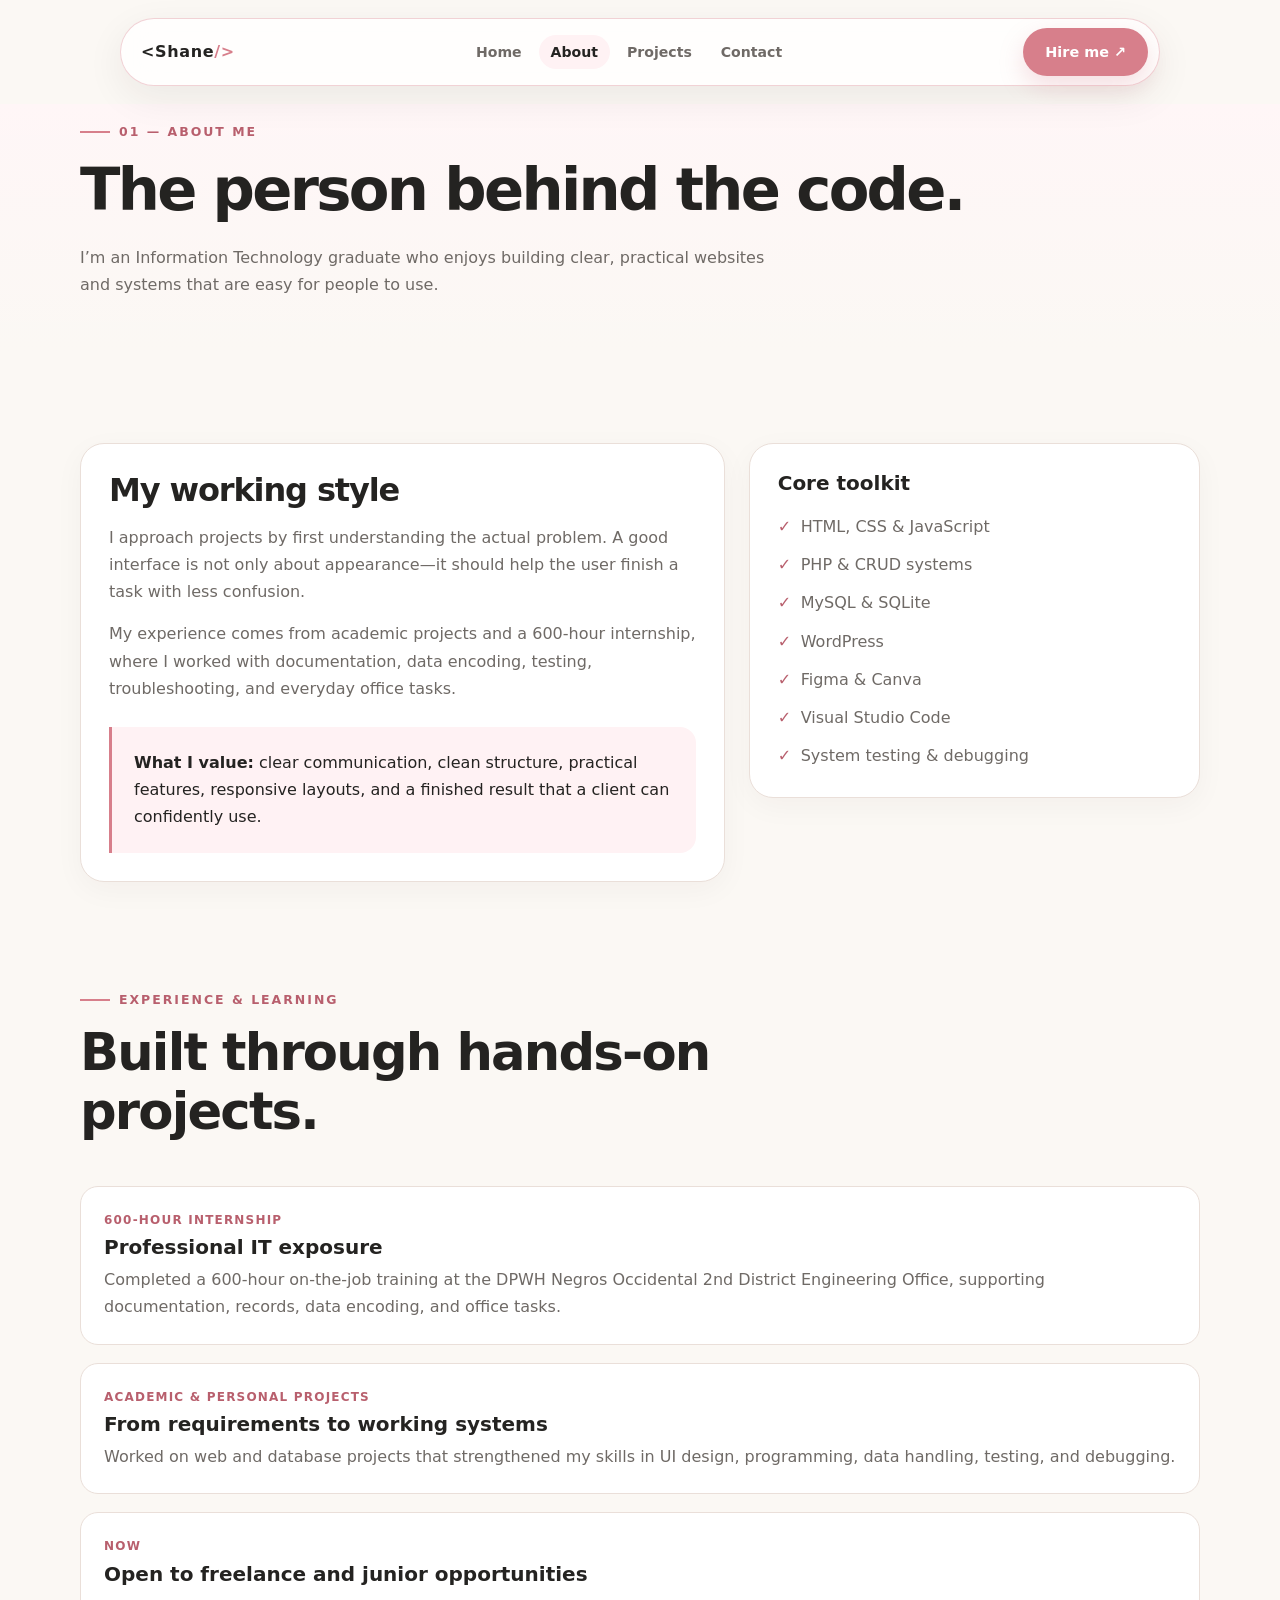
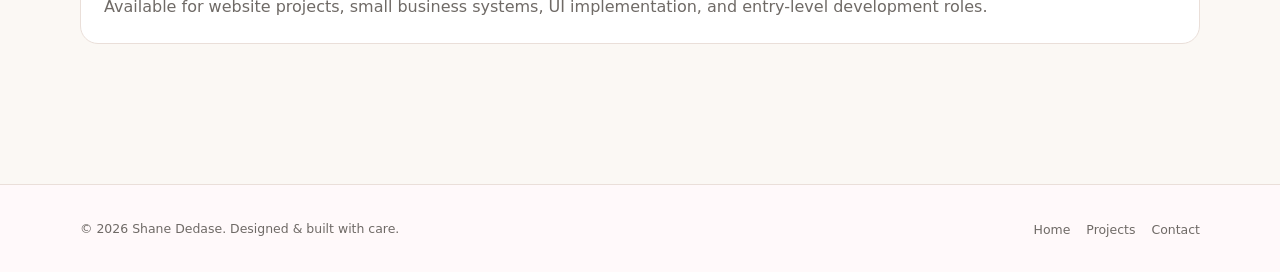
<file: about.html>
<!doctype html>
<html lang="en"><head><meta charset="utf-8"><meta name="viewport" content="width=device-width, initial-scale=1"><meta name="description" content="About Shane Dedase — IT graduate, UI/UX designer, front-end and systems developer."><title>About | Shane Dedase</title><link rel="stylesheet" href="style.css"></head>
<body>
<header class="site-header"><nav class="navbar" aria-label="Primary navigation"><a class="brand" href="index.html">&lt;Shane<span>/&gt;</span></a><ul class="nav-links"><li><a href="index.html">Home</a></li><li><a href="about.html">About</a></li><li><a href="projects.html">Projects</a></li><li><a href="contact.html">Contact</a></li></ul><a class="btn btn-primary nav-cta" href="contact.html">Hire me ↗</a><button class="menu-toggle" aria-label="Open navigation" aria-expanded="false"><span></span><span></span><span></span></button></nav></header>
<main class="page">
<section class="page-hero"><div class="container reveal"><div class="eyebrow">01 — About me</div><h1>The person behind the code.</h1><p>I’m an Information Technology graduate who enjoys building clear, practical websites and systems that are easy for people to use.</p></div></section>
<section class="section"><div class="container detail-grid">
  <article class="card card-pad reveal"><h2 style="font-size:2rem">My working style</h2><p style="margin-top:15px">I approach projects by first understanding the actual problem. A good interface is not only about appearance—it should help the user finish a task with less confusion.</p><p style="margin-top:15px">My experience comes from academic projects and a 600-hour internship, where I worked with documentation, data encoding, testing, troubleshooting, and everyday office tasks.</p><div class="about-highlight" style="margin-top:25px"><strong>What I value:</strong> clear communication, clean structure, practical features, responsive layouts, and a finished result that a client can confidently use.</div></article>
  <aside class="card card-pad reveal"><h3>Core toolkit</h3><ul class="list"><li>HTML, CSS & JavaScript</li><li>PHP & CRUD systems</li><li>MySQL & SQLite</li><li>WordPress</li><li>Figma & Canva</li><li>Visual Studio Code</li><li>System testing & debugging</li></ul></aside>
</div></section>
<section class="section" style="padding-top:10px"><div class="container"><div class="section-head reveal"><div class="eyebrow">Experience & learning</div><h2>Built through hands-on projects.</h2></div><div class="timeline"><article class="timeline-item reveal"><div class="date">600-hour internship</div><h3>Professional IT exposure</h3><p>Completed a 600-hour on-the-job training at the DPWH Negros Occidental 2nd District Engineering Office, supporting documentation, records, data encoding, and office tasks.</p></article><article class="timeline-item reveal"><div class="date">Academic & personal projects</div><h3>From requirements to working systems</h3><p>Worked on web and database projects that strengthened my skills in UI design, programming, data handling, testing, and debugging.</p></article><article class="timeline-item reveal"><div class="date">Now</div><h3>Open to freelance and junior opportunities</h3><p>Available for website projects, small business systems, UI implementation, and entry-level development roles.</p></article></div></div></section>
</main>
<footer class="site-footer"><div class="container footer-row"><p>© <span data-year></span> Shane Dedase. Designed & built with care.</p><ul class="footer-links"><li><a href="index.html">Home</a></li><li><a href="projects.html">Projects</a></li><li><a href="contact.html">Contact</a></li></ul></div></footer><script src="script.js"></script></body></html>
</file>
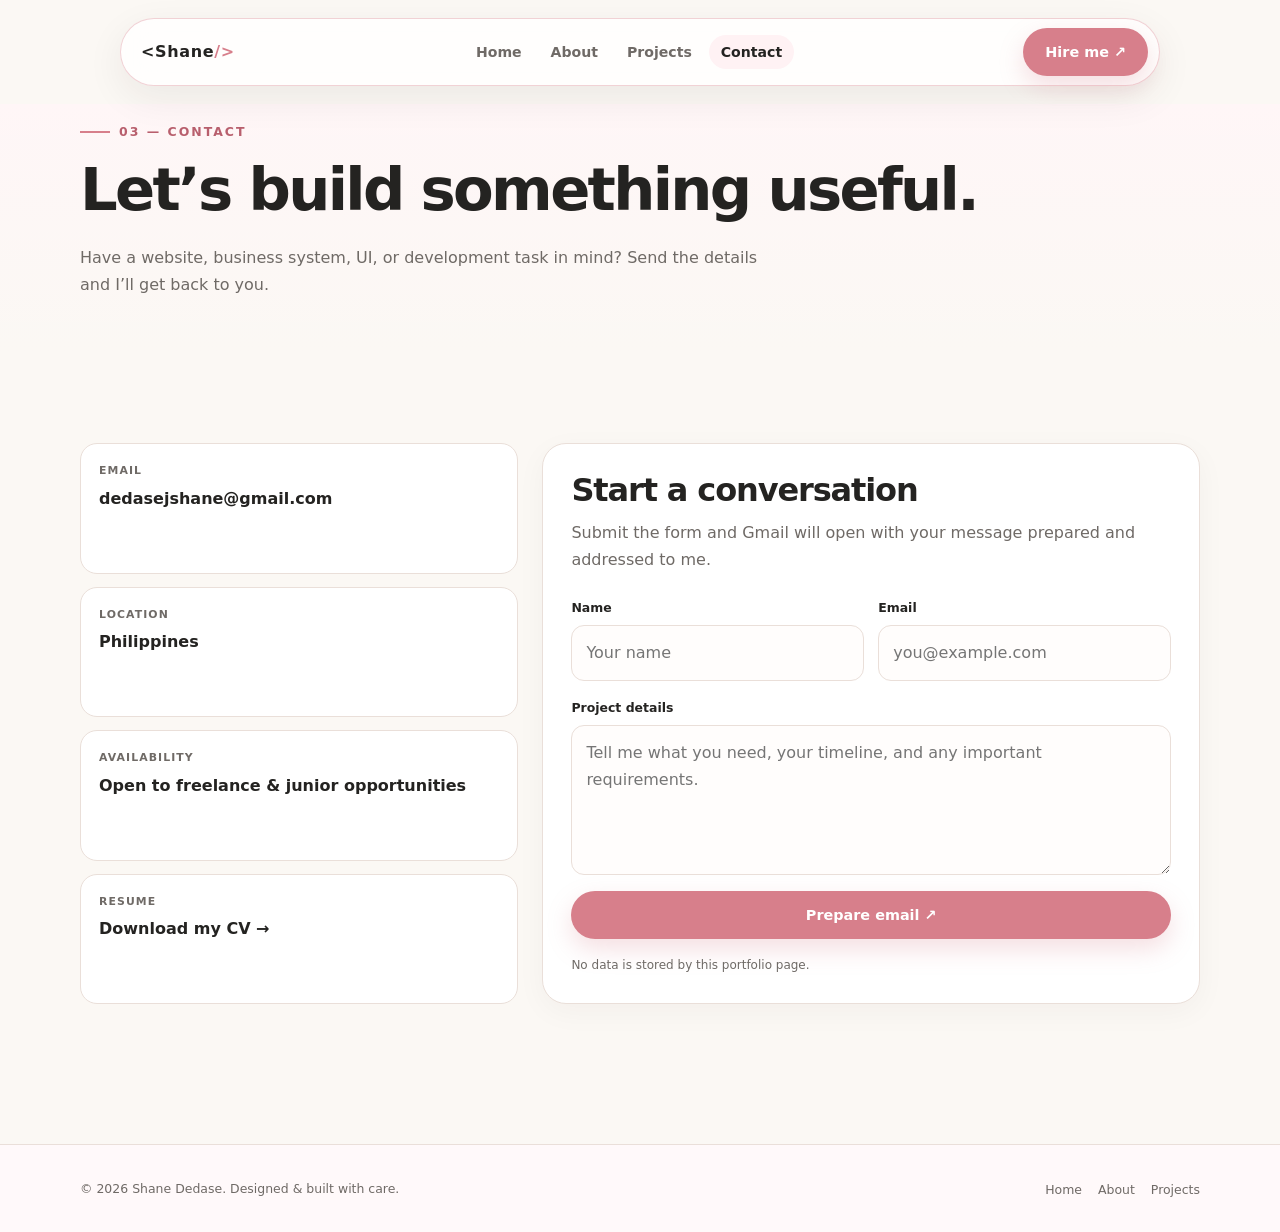
<file: contact.html>
<!doctype html>
<html lang="en"><head><meta charset="utf-8"><meta name="viewport" content="width=device-width, initial-scale=1"><meta name="description" content="Contact Shane Dedase for website, UI/UX, and system development projects."><title>Contact | Shane Dedase</title><link rel="stylesheet" href="style.css"></head>
<body>
<header class="site-header"><nav class="navbar" aria-label="Primary navigation"><a class="brand" href="index.html">&lt;Shane<span>/&gt;</span></a><ul class="nav-links"><li><a href="index.html">Home</a></li><li><a href="about.html">About</a></li><li><a href="projects.html">Projects</a></li><li><a href="contact.html">Contact</a></li></ul><a class="btn btn-primary nav-cta" href="contact.html">Hire me ↗</a><button class="menu-toggle" aria-label="Open navigation" aria-expanded="false"><span></span><span></span><span></span></button></nav></header>
<main class="page"><section class="page-hero"><div class="container reveal"><div class="eyebrow">03 — Contact</div><h1>Let’s build something useful.</h1><p>Have a website, business system, UI, or development task in mind? Send the details and I’ll get back to you.</p></div></section>
<section class="section"><div class="container contact-layout"><div class="contact-info reveal"><a class="contact-link" href="mailto:dedasejshane@gmail.com"><small>Email</small><strong>dedasejshane@gmail.com</strong></a><div class="contact-link"><small>Location</small><strong>Philippines</strong></div><div class="contact-link"><small>Availability</small><strong>Open to freelance & junior opportunities</strong></div><a class="contact-link" href="CV - DEDASE.pdf" download><small>Resume</small><strong>Download my CV →</strong></a></div>
<div class="card card-pad reveal"><h2 style="font-size:2rem">Start a conversation</h2><p style="margin:10px 0 24px">Submit the form and Gmail will open with your message prepared and addressed to me.</p><form id="contact-form" class="form"><div class="form-row"><div class="field"><label for="name">Name</label><input id="name" name="name" required autocomplete="name" placeholder="Your name"></div><div class="field"><label for="email">Email</label><input id="email" name="email" type="email" required autocomplete="email" placeholder="you@example.com"></div></div><div class="field"><label for="message">Project details</label><textarea id="message" name="message" required placeholder="Tell me what you need, your timeline, and any important requirements."></textarea></div><button class="btn btn-primary" type="submit">Prepare email ↗</button><p class="form-note">No data is stored by this portfolio page.</p></form></div></div></section>
</main><footer class="site-footer"><div class="container footer-row"><p>© <span data-year></span> Shane Dedase. Designed & built with care.</p><ul class="footer-links"><li><a href="index.html">Home</a></li><li><a href="about.html">About</a></li><li><a href="projects.html">Projects</a></li></ul></div></footer><script src="script.js"></script></body></html>
</file>
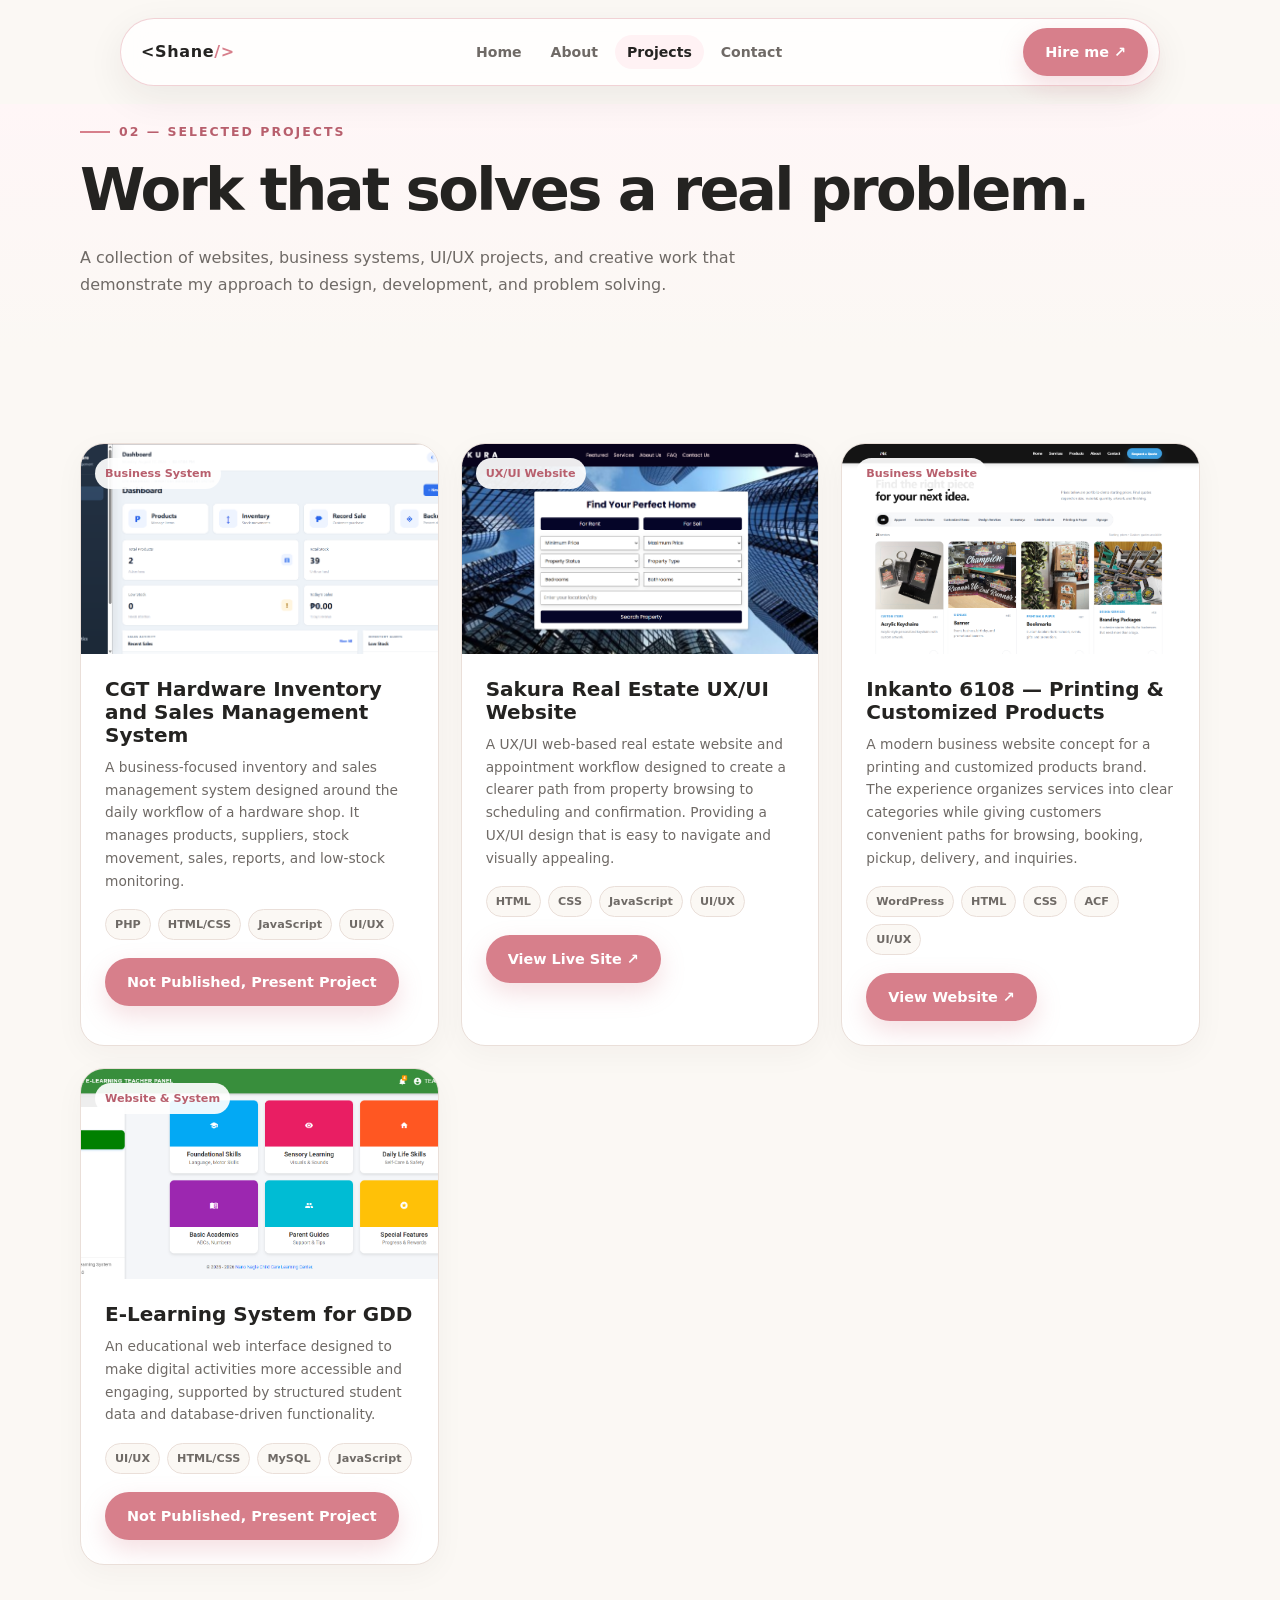
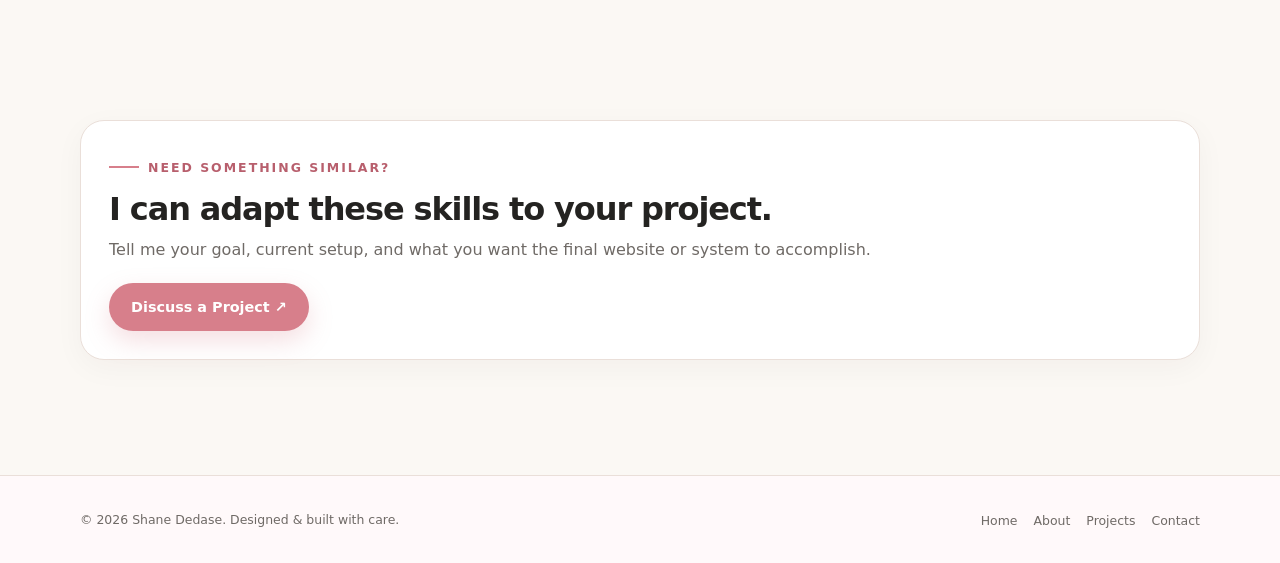
<file: projects.html>
<!doctype html>
<html lang="en">

<head>
    <meta charset="utf-8">
    <meta name="viewport" content="width=device-width, initial-scale=1">

    <meta
        name="description"
        content="Selected projects by Shane Dedase — web development, UI/UX design, business systems, and creative projects."
    >

    <title>Projects | Shane Dedase</title>

    <link rel="stylesheet" href="style.css">
</head>

<body>

<!-- =========================
     HEADER
========================= -->

<header class="site-header">

    <nav class="navbar" aria-label="Primary navigation">

        <a class="brand" href="index.html">
            &lt;Shane<span>/&gt;</span>
        </a>

        <ul class="nav-links">

            <li>
                <a href="index.html">Home</a>
            </li>

            <li>
                <a href="about.html">About</a>
            </li>

            <li>
                <a href="projects.html" class="active">Projects</a>
            </li>

            <li>
                <a href="contact.html">Contact</a>
            </li>

        </ul>

        <a
            class="btn btn-primary nav-cta"
            href="contact.html"
        >
            Hire me ↗
        </a>

        <button
            class="menu-toggle"
            aria-label="Open navigation"
            aria-expanded="false"
            type="button"
        >
            <span></span>
            <span></span>
            <span></span>
        </button>

    </nav>

</header>


<!-- =========================
     MAIN
========================= -->

<main class="page">


    <!-- =========================
         PAGE HERO
    ========================= -->

    <section class="page-hero">

        <div class="container reveal">

            <div class="eyebrow">
                02 — Selected Projects
            </div>

            <h1>
                Work that solves a real problem.
            </h1>

            <p>
                A collection of websites, business systems, UI/UX projects,
                and creative work that demonstrate my approach to design,
                development, and problem solving.
            </p>

        </div>

    </section>



    <!-- =========================
         PROJECTS
    ========================= -->

    <section class="section">

        <div class="container">

            <div class="project-grid">


                <!-- =========================
                     PROJECT 1
                ========================= -->

                <article class="card project-card reveal">

                    <div class="project-visual">

                        <img
                            src="cgt.png"
                            alt="CGT Hardware Inventory and Sales Management System"
                            loading="lazy"
                        >

                        <span class="project-label">
                            Business System
                        </span>

                    </div>


                    <div class="project-body">

                        <h3>
                            CGT Hardware Inventory and Sales Management System
                        </h3>

                        <p>
                            A business-focused inventory and sales management
                            system designed around the daily workflow of a
                            hardware shop. It manages products, suppliers,
                            stock movement, sales, reports, and low-stock
                            monitoring.
                        </p>

                        <div class="tags">

                            <span class="tag">PHP</span>
                    
                            <span class="tag">HTML/CSS</span>
                            <span class="tag">JavaScript</span>
                            <span class="tag">UI/UX</span>

                        </div>

                          <div class="project-links">

                            <a
                                class="btn btn-primary"
                               
                            >
                                Not Published, Present Project
                            </a>

                    </div>

                </article>



                <!-- =========================
                     PROJECT 2
                ========================= -->

                <article class="card project-card reveal">

                    <div class="project-visual">

                        <img
                            src="sakura.png"
                            alt="Sakura Real Estate Website"
                            loading="lazy"
                        >

                        <span class="project-label">
                            UX/UI Website
                        </span>

                    </div>


                    <div class="project-body">

                        <h3>
                            Sakura Real Estate UX/UI Website
                        </h3>

                        <p>
                            A UX/UI web-based real estate website and appointment
                            workflow designed to create a clearer path from
                            property browsing to scheduling and confirmation. Providing a
                            UX/UI design that is easy to navigate and visually appealing.
                
                        </p>

                        <div class="tags">

                            <span class="tag">HTML</span>
                            <span class="tag">CSS</span>
                            <span class="tag">JavaScript</span>
          
                            <span class="tag">UI/UX</span>

                        </div>


                        <div class="project-links">

                            <a
                                class="btn btn-primary"
                                href="https://jshaned018.github.io/Sakura-Real-Estate/main.html"
                                target="_blank"
                                rel="noopener noreferrer"
                            >
                                View Live Site ↗
                            </a>

                        </div>

                    </div>

                </article>



                <!-- =========================
                     PROJECT 3 — INKANTO
                ========================= -->

                <article class="card project-card reveal">

                    <div class="project-visual">

                        <img
                            src="inkanto.png"
                            alt="Inkanto 6108 Printing and Customized Products Website"
                            loading="lazy"
                        >

                        <span class="project-label">
                            Business Website
                        </span>

                    </div>


                    <div class="project-body">

                        <h3>
                            Inkanto 6108 — Printing & Customized Products
                        </h3>

                        <p>
                            A modern business website concept for a printing
                            and customized products brand. The experience
                            organizes services into clear categories while
                            giving customers convenient paths for browsing,
                            booking, pickup, delivery, and inquiries.
                        </p>

                        <div class="tags">

                            <span class="tag">WordPress</span>
                            <span class="tag">HTML</span>
                            <span class="tag">CSS</span>
                            <span class="tag">ACF</span>
                            <span class="tag">UI/UX</span>

                        </div>


                        <div class="project-links">

                            <a
                                class="btn btn-primary"
                                href="http://inkanto-6108.local/"
                                target="_blank"
                                rel="noopener noreferrer"
                            >
                                View Website ↗
                            </a>

                        </div>

                    </div>

                </article>



                <!-- =========================
                     PROJECT 4
                ========================= -->

                <article class="card project-card reveal">

                    <div class="project-visual">

                        <img
                            src="elearning.png"
                            alt="E-Learning System for GDD"
                            loading="lazy"
                        >

                        <span class="project-label">
                            Website & System
                        </span>

                    </div>


                    <div class="project-body">

                        <h3>
                            E-Learning System for GDD
                        </h3>

                        <p>
                            An educational web interface designed to make
                            digital activities more accessible and engaging,
                            supported by structured student data and
                            database-driven functionality.
                        </p>

                        <div class="tags">

                            <span class="tag">UI/UX</span>
                            <span class="tag">HTML/CSS</span>
                            <span class="tag">MySQL</span>
                            <span class="tag">JavaScript</span>

                        </div>

                          <div class="project-links">

                            <a
                                class="btn btn-primary"
                               
                            >
                                Not Published, Present Project
                            </a>

                    </div>


                    </div>

                </article>



            </div>

        </div>

    </section>



    <!-- =========================
         CTA
    ========================= -->

    <section class="section section--tight">

        <div class="container">

            <div class="card card-pad reveal">

                <div class="eyebrow">
                    Need something similar?
                </div>

                <h2 style="font-size: 2rem;">
                    I can adapt these skills to your project.
                </h2>

                <p style="margin-top: 8px;">
                    Tell me your goal, current setup, and what you want
                    the final website or system to accomplish.
                </p>

                <a
                    class="btn btn-primary"
                    style="margin-top: 20px;"
                    href="contact.html"
                >
                    Discuss a Project ↗
                </a>

            </div>

        </div>

    </section>


</main>



<!-- =========================
     FOOTER
========================= -->

<footer class="site-footer">

    <div class="container footer-row">

        <p>
            © <span data-year></span>
            Shane Dedase. Designed & built with care.
        </p>

        <ul class="footer-links">

            <li>
                <a href="index.html">
                    Home
                </a>
            </li>

            <li>
                <a href="about.html">
                    About
                </a>
            </li>

            <li>
                <a href="projects.html">
                    Projects
                </a>
            </li>

            <li>
                <a href="contact.html">
                    Contact
                </a>
            </li>

        </ul>

    </div>

</footer>



<!-- =========================
     JAVASCRIPT
========================= -->

<script src="script.js"></script>

</body>
</html>
</file>
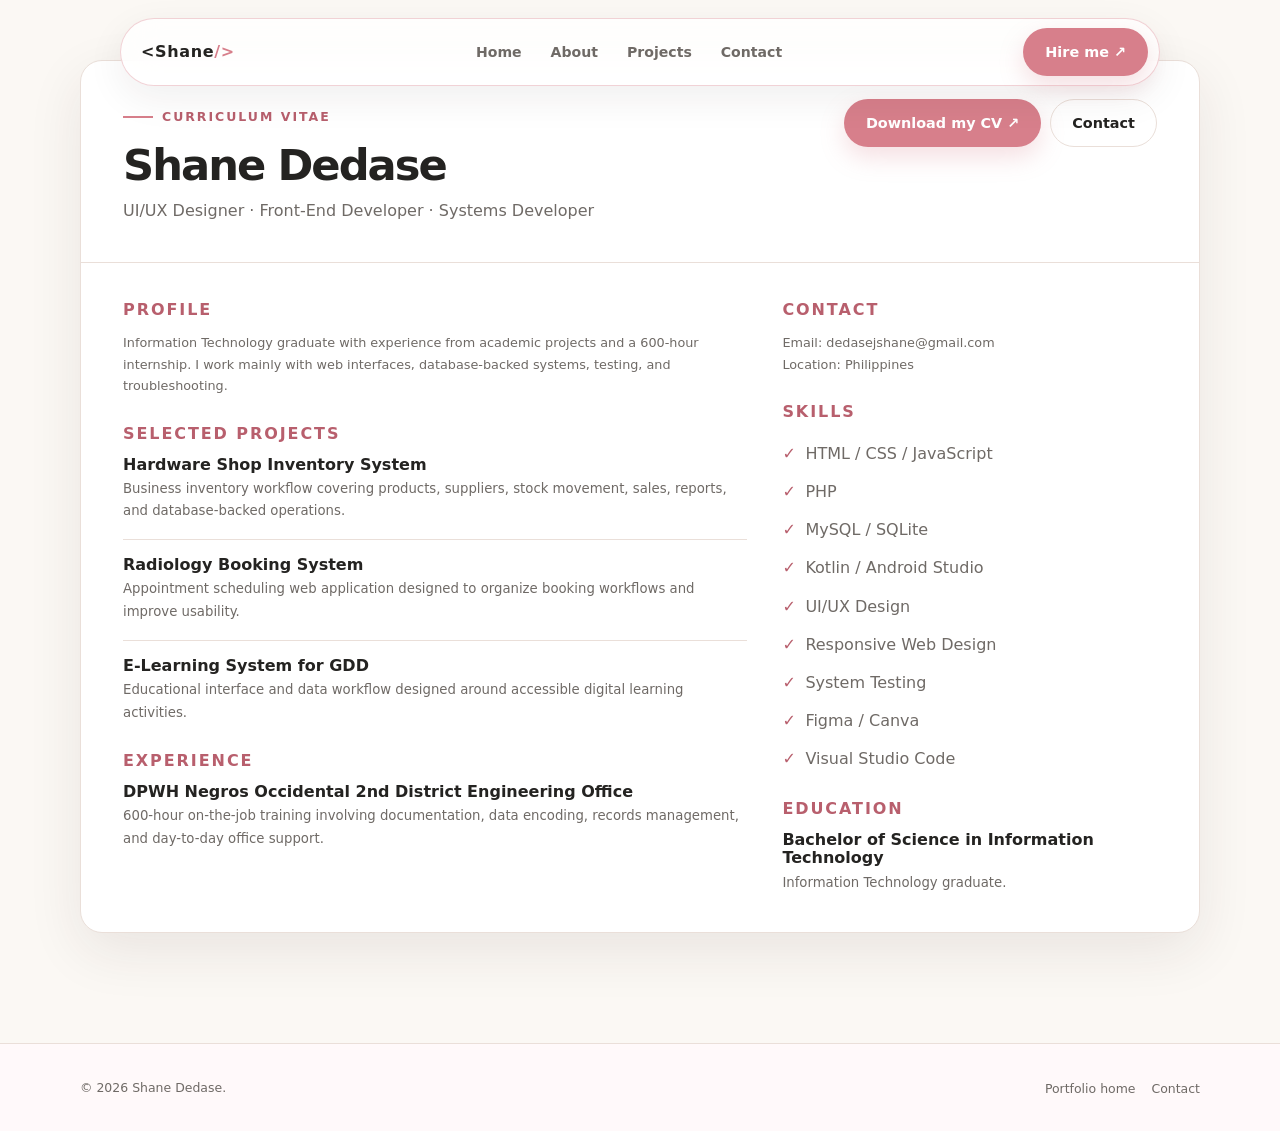
<file: resume.html>
<!doctype html>
<html lang="en"><head><meta charset="utf-8"><meta name="viewport" content="width=device-width, initial-scale=1"><meta name="description" content="Resume of Shane Dedase."><title>CV | Shane Dedase</title><link rel="stylesheet" href="style.css"></head>
<body>
<header class="site-header"><nav class="navbar" aria-label="Primary navigation"><a class="brand" href="index.html">&lt;Shane<span>/&gt;</span></a><ul class="nav-links"><li><a href="index.html">Home</a></li><li><a href="about.html">About</a></li><li><a href="projects.html">Projects</a></li><li><a href="contact.html">Contact</a></li></ul><a class="btn btn-primary nav-cta" href="contact.html">Hire me ↗</a><button class="menu-toggle" aria-label="Open navigation" aria-expanded="false"><span></span><span></span><span></span></button></nav></header>
<main class="page resume"><div class="container"><div class="resume-sheet reveal"><div class="resume-head"><div><div class="eyebrow">Curriculum Vitae</div><h1>Shane Dedase</h1><p>UI/UX Designer · Front-End Developer · Systems Developer</p></div><div class="resume-actions"><a class="btn btn-primary" href="RESUME - DEDASE.pdf" download>Download my CV ↗</a><a class="btn btn-outline" href="contact.html">Contact</a></div></div><div class="resume-body"><div>
<section class="resume-section"><h2>Profile</h2><p class="resume-contact">Information Technology graduate with experience from academic projects and a 600-hour internship. I work mainly with web interfaces, database-backed systems, testing, and troubleshooting.</p></section>
<section class="resume-section"><h2>Selected projects</h2><div class="resume-item"><h3>Hardware Shop Inventory System</h3><p>Business inventory workflow covering products, suppliers, stock movement, sales, reports, and database-backed operations.</p></div><div class="resume-item"><h3>Radiology Booking System</h3><p>Appointment scheduling web application designed to organize booking workflows and improve usability.</p></div><div class="resume-item"><h3>E-Learning System for GDD</h3><p>Educational interface and data workflow designed around accessible digital learning activities.</p></div></section>
<section class="resume-section"><h2>Experience</h2><div class="resume-item"><h3>DPWH Negros Occidental 2nd District Engineering Office</h3><p>600-hour on-the-job training involving documentation, data encoding, records management, and day-to-day office support.</p></div></section>
</div><aside>
<section class="resume-section"><h2>Contact</h2><p class="resume-contact">Email: dedasejshane@gmail.com</p><p class="resume-contact">Location: Philippines</p></section>
<section class="resume-section"><h2>Skills</h2><ul class="list"><li>HTML / CSS / JavaScript</li><li>PHP</li><li>MySQL / SQLite</li><li>Kotlin / Android Studio</li><li>UI/UX Design</li><li>Responsive Web Design</li><li>System Testing</li><li>Figma / Canva</li><li>Visual Studio Code</li></ul></section>
<section class="resume-section"><h2>Education</h2><div class="resume-item"><h3>Bachelor of Science in Information Technology</h3><p>Information Technology graduate.</p></div></section>
</aside></div></div></div></main><footer class="site-footer"><div class="container footer-row"><p>© <span data-year></span> Shane Dedase.</p><ul class="footer-links"><li><a href="index.html">Portfolio home</a></li><li><a href="contact.html">Contact</a></li></ul></div></footer><script src="script.js"></script></body></html>
</file>
<file: style.css>
/* =========================================================
   ROOT / VARIABLES
========================================================= */

:root {
    --bg: #fbf8f4;
    --surface: #ffffff;
    --surface-2: #fff2f4;

    --text: #242321;
    --muted: #6f6a66;

    --line: #eadfd9;

    --accent: #d77f8b;
    --accent-dark: #b85f6d;
    --accent-soft: #f7dfe3;

    --olive: #738064;

    --shadow: 0 18px 55px rgba(54, 38, 34, 0.09);

    --radius: 24px;
    --radius-sm: 14px;

    --max: 1120px;

    --ease: 220ms ease;
}


/* =========================================================
   RESET
========================================================= */

*,
*::before,
*::after {
    box-sizing: border-box;
    margin: 0;
    padding: 0;
}

html {
    scroll-behavior: smooth;
    overflow-x: hidden;
}

body {
    font-family:
        Poppins,
        system-ui,
        -apple-system,
        BlinkMacSystemFont,
        "Segoe UI",
        sans-serif;

    color: var(--text);
    background: var(--bg);

    line-height: 1.7;

    overflow-x: hidden;
}

body.menu-open {
    overflow: hidden;
}

a {
    color: inherit;
}

img {
    max-width: 100%;
    display: block;
}

button,
input,
textarea {
    font: inherit;
}

button {
    cursor: pointer;
}

::selection {
    background: var(--accent-soft);
    color: var(--text);
}


/* =========================================================
   GLOBAL LAYOUT
========================================================= */

.container {
    width: min(92%, var(--max));
    margin-inline: auto;
}

.section {
    padding: 90px 0;
}

.section--tight {
    padding: 65px 0;
}

.page {
    min-height: 100vh;
    padding-top: 104px;
}

.section-head {
    max-width: 760px;
    margin-bottom: 45px;
}

.eyebrow {
    display: inline-flex;
    align-items: center;
    gap: 9px;

    color: var(--accent-dark);

    font-size: 0.78rem;
    font-weight: 800;

    letter-spacing: 0.16em;
    text-transform: uppercase;

    margin-bottom: 13px;
}

.eyebrow::before {
    content: "";

    width: 30px;
    height: 2px;

    background: var(--accent);
}

h1,
h2,
h3,
h4 {
    line-height: 1.15;
}

h1 {
    font-size: clamp(1.8rem, 7vw, 3.7rem);
    letter-spacing: -0.045em;
}

h2 {
    font-size: clamp(2rem, 4vw, 3.35rem);
    letter-spacing: -0.035em;
}

h3 {
    font-size: 1.25rem;
}

p {
    color: var(--muted);
}


/* =========================================================
   HEADER / NAVIGATION
========================================================= */

.site-header {
    position: fixed;
    inset: 0 0 auto;

    z-index: 1000;

    padding: 18px 0;

    transition:
        transform var(--ease),
        opacity var(--ease),
        padding var(--ease);
}

.site-header.scrolled {
    padding-top: 12px;
}

.site-header.hidden {
    transform: translateY(-130%);
    opacity: 0;
}

.navbar {
    width: min(94%, 1040px);
    min-height: 64px;

    margin-inline: auto;

    padding: 9px 11px 9px 20px;

    display: flex;
    align-items: center;

    gap: 18px;

    background: rgba(255, 255, 255, 0.82);

    backdrop-filter: blur(18px);
    -webkit-backdrop-filter: blur(18px);

    border: 1px solid rgba(215, 127, 139, 0.35);

    border-radius: 999px;

    box-shadow:
        0 12px 38px rgba(44, 34, 31, 0.07);
}

.brand {
    text-decoration: none;

    font-weight: 900;
    letter-spacing: 0.04em;

    white-space: nowrap;
}

.brand span {
    color: var(--accent);
}

.nav-links {
    list-style: none;

    display: flex;
    align-items: center;
    justify-content: center;

    gap: 5px;

    flex: 1;
}

.nav-links a {
    position: relative;

    text-decoration: none;

    padding: 9px 12px;

    color: var(--muted);

    font-size: 0.88rem;
    font-weight: 600;

    border-radius: 999px;

    transition:
        color var(--ease),
        background var(--ease);
}

.nav-links a:hover,
.nav-links a.active {
    color: var(--text);
    background: var(--surface-2);
}

.nav-cta {
    flex: 0 0 auto;
}

.menu-toggle {
    display: none;

    border: 0;
    background: transparent;

    width: 44px;
    height: 44px;

    border-radius: 50%;
}

.menu-toggle span {
    display: block;

    width: 20px;
    height: 2px;

    background: var(--text);

    margin: 4px auto;

    transition: var(--ease);
}


/* =========================================================
   BUTTONS
========================================================= */

.btn {
    display: inline-flex;

    align-items: center;
    justify-content: center;

    gap: 9px;

    min-height: 48px;

    padding: 0 21px;

    border-radius: 999px;

    border: 1px solid transparent;

    text-decoration: none;

    font-weight: 750;
    font-size: 0.9rem;

    transition:
        transform var(--ease),
        background var(--ease),
        color var(--ease),
        border-color var(--ease),
        box-shadow var(--ease);
}

.btn:hover {
    transform: translateY(-2px);
}

.btn-primary {
    color: #ffffff;

    background: var(--accent);

    box-shadow:
        0 10px 25px rgba(215, 127, 139, 0.25);
}

.btn-primary:hover {
    background: var(--accent-dark);
}

.btn-outline {
    color: var(--text);

    background: transparent;

    border-color: var(--line);
}

.btn-outline:hover {
    border-color: var(--accent);

    background: var(--surface);
}

.btn-ghost {
    padding-inline: 12px;

    color: var(--accent-dark);
}


/* =========================================================
   HERO
========================================================= */

.hero {
    min-height: calc(100vh - 40px);

    display: grid;
    place-items: center;

    position: relative;

    isolation: isolate;

    padding: 150px 0 90px;
}

.hero::before {
    content: "";

    position: absolute;
    inset: 0;

    z-index: -2;

    background:
        radial-gradient(
            circle at 16% 25%,
            rgba(247, 223, 227, 0.7),
            transparent 33%
        ),
        radial-gradient(
            circle at 84% 70%,
            rgba(225, 231, 215, 0.55),
            transparent 30%
        );
}

.hero::after {
    content: "";

    position: absolute;
    inset: 0;

    z-index: -1;

    background: url("background.png")
        center / cover
        no-repeat;

    opacity: 0.06;

    pointer-events: none;
}

.hero-grid {
    display: grid;

    grid-template-columns:
        1.08fr
        0.92fr;

    gap: 65px;

    align-items: center;
}

.hero-copy {
    max-width: 700px;
}

.hero-title .name {
    color: var(--accent);
}

.hero-title .role {
    display: block;

    color: var(--olive);
}

.hero-lead {
    max-width: 650px;

    margin: 22px 0 28px;

    font-size: 1.04rem;
}

.hero-actions {
    display: flex;

    flex-wrap: wrap;

    gap: 12px;
}

.hero-meta {
    display: flex;

    flex-wrap: wrap;

    gap: 9px;

    margin-top: 25px;
}

.meta-pill {
    padding: 8px 12px;

    border: 1px solid var(--line);

    background: rgba(255, 255, 255, 0.65);

    border-radius: 999px;

    color: var(--muted);

    font-size: 0.8rem;
    font-weight: 650;
}

.hero-visual {
    position: relative;

    min-height: 500px;

    display: grid;
    place-items: center;
}

.hero-photo {
    width: min(100%, 470px);

    aspect-ratio: 1 / 1;

    object-fit: cover;

    object-position: center 35%;

    border-radius: 34px;

    border: 10px solid rgba(255, 255, 255, 0.72);

    box-shadow: var(--shadow);

    background: var(--surface-2);
}

.float-card {
    position: absolute;

    display: flex;
    align-items: center;

    gap: 12px;

    padding: 15px 18px;

    background: rgba(255, 255, 255, 0.9);

    border: 1px solid var(--line);

    border-radius: 17px;

    box-shadow: var(--shadow);
}

.float-card strong {
    display: block;

    font-size: 0.88rem;
}

.float-card small {
    color: var(--muted);

    font-size: 0.73rem;
}

.float-card--one {
    left: 0;
    bottom: 80px;
}

.float-card--two {
    right: 0;
    top: 65px;
}

.float-icon {
    width: 38px;
    height: 38px;

    display: grid;
    place-items: center;

    border-radius: 12px;

    background: var(--surface-2);

    color: var(--accent-dark);

    font-weight: 900;
}


/* =========================================================
   CARDS
========================================================= */

.card {
    background: var(--surface);

    border: 1px solid var(--line);

    border-radius: var(--radius);

    box-shadow:
        0 8px 30px rgba(54, 38, 34, 0.04);
}

.card-pad {
    padding: 28px;
}


/* =========================================================
   ABOUT
========================================================= */

.about-grid {
    display: grid;

    grid-template-columns:
        1.15fr
        0.85fr;

    gap: 28px;
}

.about-copy p + p {
    margin-top: 17px;
}

.about-highlight {
    margin-top: 28px;

    padding: 22px;

    border-left: 3px solid var(--accent);

    background: var(--surface-2);

    border-radius:
        0 16px 16px 0;
}

.fact-grid {
    display: grid;

    grid-template-columns:
        1fr
        1fr;

    gap: 13px;

    margin-top: 22px;
}

.fact {
    padding: 18px;

    border: 1px solid var(--line);

    border-radius: 16px;

    background: #fffdfc;
}

.fact span {
    display: block;

    font-size: 0.72rem;

    text-transform: uppercase;

    letter-spacing: 0.12em;

    color: var(--muted);

    font-weight: 800;
}

.fact strong {
    display: block;

    margin-top: 4px;
}


/* =========================================================
   SKILLS
========================================================= */

.skill-grid {
    display: grid;

    grid-template-columns:
        repeat(3, 1fr);

    gap: 18px;
}

.skill-card {
    padding: 24px;

    transition:
        transform var(--ease),
        border-color var(--ease),
        box-shadow var(--ease);
}

.skill-card:hover {
    transform: translateY(-5px);

    border-color:
        rgba(215, 127, 139, 0.55);

    box-shadow: var(--shadow);
}

.skill-icon {
    width: 64px;
    height: 64px;

    object-fit: contain;

    margin-bottom: 15px;
}

.skill-card p {
    font-size: 0.86rem;

    margin-top: 7px;
}


/* =========================================================
   PROJECT SECTION
========================================================= */

.project-category {
    margin-top: 42px;
}

.project-category:first-of-type {
    margin-top: 0;
}

.project-category--creative {
    margin-top: 65px;

    padding-top: 55px;

    border-top: 1px solid var(--line);
}

.project-category-head {
    margin-bottom: 22px;
}

.project-category-title {
    font-size: 1.55rem;

    letter-spacing: -0.025em;
}

.featured-project-grid {
    margin-top: 0;
}


/* =========================================================
   PROJECT GRID
========================================================= */

.project-grid {
    display: grid;

    grid-template-columns:
        repeat(3, 1fr);

    gap: 22px;

    margin-top: 0;
}

.project-card {
    overflow: hidden;

    display: flex;
    flex-direction: column;

    height: 100%;

    transition:
        transform 350ms ease,
        box-shadow 350ms ease,
        border-color 350ms ease;
}

.project-card:hover {
    transform: translateY(-6px);

    box-shadow: var(--shadow);

    border-color:
        rgba(215, 127, 139, 0.55);
}

.project-visual {
    min-height: 210px;

    display: grid;
    place-items: center;

    position: relative;

    overflow: hidden;

    background:
        linear-gradient(
            135deg,
            #fff2f4,
            #f5f1e9
        );
}

.project-visual img {
    width: 100%;
    height: 100%;

    min-height: 210px;

    object-fit: cover;

    transition:
        transform 500ms ease;
}

.project-card:hover
.project-visual img {
    transform: scale(1.04);
}

.project-label {
    position: absolute;

    top: 14px;
    left: 14px;

    padding: 6px 10px;

    border-radius: 999px;

    background: rgba(255, 255, 255, 0.92);

    font-size: 0.7rem;

    font-weight: 800;

    color: var(--accent-dark);
}

.project-body {
    padding: 24px;

    display: flex;
    flex-direction: column;

    flex: 1;
}

.project-body h3 {
    margin-bottom: 9px;
}

.project-body p {
    font-size: 0.86rem;

    line-height: 1.65;
}

.tags {
    display: flex;

    flex-wrap: wrap;

    gap: 7px;

    margin-top: 17px;
}

.tag {
    padding: 5px 9px;

    border-radius: 999px;

    background: var(--bg);

    border: 1px solid var(--line);

    font-size: 0.7rem;

    color: var(--muted);

    font-weight: 700;
}

.project-links {
    display: flex;

    flex-wrap: wrap;

    gap: 7px;

    margin-top: 18px;
}

.project-view-all {
    display: flex;

    justify-content: center;

    margin-top: 35px;
}


/* =========================================================
   INNER PAGES
========================================================= */

.page-hero {
    padding: 10px 0 55px;

    background:
        linear-gradient(
            180deg,
            #fff6f7 0%,
            transparent 100%
        );
}

.page-hero p {
    max-width: 700px;

    margin-top: 20px;
}

.detail-grid {
    display: grid;

    grid-template-columns:
        1fr
        0.7fr;

    gap: 24px;

    align-items: start;

    margin-top: 0;
}

.list {
    list-style: none;

    display: grid;

    gap: 11px;

    margin-top: 18px;
}

.list li {
    position: relative;

    padding-left: 23px;

    color: var(--muted);
}

.list li::before {
    content: "✓";

    position: absolute;

    left: 0;

    color: var(--accent-dark);

    font-weight: 900;
}

.timeline {
    display: grid;

    gap: 18px;
}

.timeline-item {
    padding: 23px;

    border: 1px solid var(--line);

    border-radius: 18px;

    background: var(--surface);
}

.timeline-item .date {
    color: var(--accent-dark);

    font-size: 0.75rem;

    font-weight: 800;

    letter-spacing: 0.1em;

    text-transform: uppercase;
}

.timeline-item h3 {
    margin: 6px 0 7px;
}


/* =========================================================
   CONTACT
========================================================= */

.contact-layout {
    display: grid;

    grid-template-columns:
        0.8fr
        1.2fr;

    gap: 24px;

    align-items: stretch;

    margin-top: 0;
}

.contact-info {
    display: grid;

    gap: 13px;
}

.contact-link {
    display: block;

    text-decoration: none;

    padding: 18px;

    border: 1px solid var(--line);

    border-radius: 17px;

    background: var(--surface);

    transition: var(--ease);
}

.contact-link:hover {
    transform: translateY(-3px);

    border-color:
        rgba(215, 127, 139, 0.55);

    box-shadow: var(--shadow);
}

.contact-link small {
    display: block;

    color: var(--muted);

    text-transform: uppercase;

    letter-spacing: 0.1em;

    font-size: 0.68rem;

    font-weight: 800;
}

.contact-link strong {
    display: block;

    margin-top: 4px;

    overflow-wrap: anywhere;
}

.form {
    display: grid;

    gap: 16px;
}

.form-row {
    display: grid;

    grid-template-columns:
        1fr
        1fr;

    gap: 14px;
}

.field {
    display: grid;

    gap: 7px;
}

.field label {
    font-size: 0.78rem;

    font-weight: 800;
}

.field input,
.field textarea {
    width: 100%;

    border: 1px solid var(--line);

    border-radius: 13px;

    background: #fffdfc;

    padding: 13px 14px;

    outline: none;

    transition: var(--ease);

    color: var(--text);
}

.field input:focus,
.field textarea:focus {
    border-color: var(--accent);

    box-shadow:
        0 0 0 4px rgba(215, 127, 139, 0.12);
}

.field textarea {
    min-height: 150px;

    resize: vertical;
}

.form-note {
    font-size: 0.75rem;

    color: var(--muted);
}


/* =========================================================
   RESUME
========================================================= */

.resume {
    padding: 60px 0;
}

.resume-sheet {
    background: #fff;

    border: 1px solid var(--line);

    border-radius: 22px;

    box-shadow: var(--shadow);

    overflow: hidden;
}

.resume-head {
    padding: 38px 42px;

    display: flex;

    justify-content: space-between;

    gap: 24px;

    border-bottom: 1px solid var(--line);
}

.resume-head h1 {
    font-size: 2.7rem;
}

.resume-head p {
    margin-top: 7px;
}

.resume-actions {
    display: flex;

    align-items: start;

    gap: 9px;
}

.resume-body {
    display: grid;

    grid-template-columns:
        1.25fr
        0.75fr;

    gap: 35px;

    padding: 38px 42px;
}

.resume-section + .resume-section {
    margin-top: 28px;
}

.resume-section h2 {
    font-size: 1rem;

    text-transform: uppercase;

    letter-spacing: 0.12em;

    color: var(--accent-dark);

    margin-bottom: 12px;
}

.resume-item + .resume-item {
    margin-top: 16px;

    padding-top: 16px;

    border-top: 1px solid var(--line);
}

.resume-item h3 {
    font-size: 1rem;
}

.resume-item p {
    font-size: 0.83rem;

    margin-top: 4px;
}

.resume-contact {
    font-size: 0.8rem;
}


/* =========================================================
   FOOTER
========================================================= */

.site-footer {
    margin-top: 50px;

    padding: 30px 0;

    border-top: 1px solid var(--line);

    background: #fff9fa;
}

.footer-row {
    display: flex;

    justify-content: space-between;

    gap: 20px;

    align-items: center;
}

.footer-row p {
    font-size: 0.78rem;
}

.footer-links {
    display: flex;

    gap: 16px;

    list-style: none;
}

.footer-links a {
    text-decoration: none;

    font-size: 0.78rem;

    color: var(--muted);

    transition: color var(--ease);
}

.footer-links a:hover {
    color: var(--accent-dark);
}


/* =========================================================
   REVEAL ANIMATION
========================================================= */

.reveal {
    opacity: 0;

    transform: translateY(22px);

    transition:
        opacity 600ms ease,
        transform 600ms ease;
}

.reveal.visible {
    opacity: 1;

    transform: none;
}


/* =========================================================
   DESKTOP
========================================================= */

@media (min-width: 1100px) and (min-height: 650px) {

    .hero {
        min-height: 100vh;

        padding:
            112px 0
            55px;
    }

    .hero-grid {
        gap: 48px;
    }

    .hero-title {
        font-size:
            clamp(
                3.1rem,
                5.1vw,
                4.65rem
            );
    }

    .hero-lead {
        margin:
            17px 0
            22px;

        font-size: 0.98rem;
    }

    .hero-meta {
        margin-top: 18px;
    }

    .hero-visual {
        min-height: 430px;
    }

    .hero-photo {
        width: min(100%, 430px);
    }
}


/* =========================================================
   TABLET
========================================================= */

@media (max-width: 920px) {

    .hero-grid,
    .about-grid,
    .detail-grid,
    .contact-layout,
    .resume-body {
        grid-template-columns: 1fr;
    }

    .hero {
        padding-top: 130px;
    }

    .hero-copy {
        text-align: center;

        margin-inline: auto;
    }

    .hero-lead {
        margin-inline: auto;
    }

    .hero-actions,
    .hero-meta {
        justify-content: center;
    }

    .hero-visual {
        min-height: 420px;
    }

    .skill-grid {
        grid-template-columns:
            repeat(2, 1fr);
    }

    .project-grid {
        grid-template-columns:
            repeat(2, 1fr);
    }

    .float-card--one {
        left: 4%;
    }

    .float-card--two {
        right: 4%;
    }
}


/* =========================================================
   MOBILE
========================================================= */

@media (max-width: 700px) {

    .container {
        width: min(92%, 560px);
    }

    .navbar {
        padding-left: 17px;
    }

    .nav-cta {
        display: none;
    }

    .menu-toggle {
        display: block;

        margin-left: auto;
    }

    .nav-links {
        position: fixed;

        top: 88px;

        left: 4%;
        right: 4%;

        padding: 12px;

        flex-direction: column;

        gap: 4px;

        align-items: stretch;

        background:
            rgba(255, 255, 255, 0.97);

        border: 1px solid var(--line);

        border-radius: 22px;

        box-shadow: var(--shadow);

        transform: translateY(-18px);

        opacity: 0;

        pointer-events: none;

        transition: var(--ease);
    }

    .nav-links.open {
        transform: none;

        opacity: 1;

        pointer-events: auto;
    }

    .nav-links a {
        display: block;

        text-align: center;

        padding: 12px;
    }

    .section {
        padding: 70px 0;
    }

    .section--tight {
        padding: 55px 0;
    }

    .section-head {
        margin-bottom: 32px;
    }

    .skill-grid,
    .project-grid {
        grid-template-columns: 1fr;
    }

    .project-category {
        margin-top: 38px;
    }

    .project-category--creative {
        margin-top: 52px;

        padding-top: 42px;
    }

    .hero {
        padding-top: 125px;
    }

    .hero-visual {
        min-height: 360px;
    }

    .hero-photo {
        width: min(88vw, 370px);
    }

    .float-card {
        transform: scale(0.88);
    }

    .float-card--one {
        left: -2%;

        bottom: 30px;
    }

    .float-card--two {
        right: -2%;

        top: 20px;
    }

    .form-row,
    .fact-grid {
        grid-template-columns: 1fr;
    }

    .resume-head {
        flex-direction: column;

        padding: 28px;
    }

    .resume-body {
        padding: 28px;
    }

    .footer-row {
        flex-direction: column;

        text-align: center;
    }

    .footer-links {
        justify-content: center;
    }

    .project-body {
        padding: 22px;
    }

    .project-visual,
    .project-visual img {
        min-height: 220px;
    }
}


/* =========================================================
   VERY SMALL MOBILE
========================================================= */

@media (max-width: 480px) {

    .navbar {
        min-height: 58px;
    }

    .brand {
        font-size: 0.92rem;
    }

    .hero {
        padding-top: 115px;
    }

    .hero-title {
        font-size: 2.35rem;
    }

    .hero-lead {
        font-size: 0.94rem;
    }

    .hero-actions {
        flex-direction: column;

        width: 100%;
    }

    .hero-actions .btn {
        width: 100%;
    }

    .hero-meta {
        gap: 7px;
    }

    .meta-pill {
        font-size: 0.72rem;
    }

    .float-card {
        padding: 11px 13px;
    }

    .float-card strong {
        font-size: 0.76rem;
    }

    .float-card small {
        font-size: 0.65rem;
    }

    .float-icon {
        width: 32px;
        height: 32px;
    }

    .project-category-title {
        font-size: 1.3rem;
    }
}


/* =========================================================
   PRINT
========================================================= */

@media print {

    .site-header,
    .resume-actions,
    .site-footer {
        display: none !important;
    }

    .page,
    .resume {
        padding-top: 0;
    }

    .resume-sheet {
        border: 0;

        box-shadow: none;
    }
}


/* =========================================================
   REDUCED MOTION
========================================================= */

@media (prefers-reduced-motion: reduce) {

    *,
    *::before,
    *::after {
        scroll-behavior: auto !important;

        transition-duration:
            0.01ms !important;

        animation-duration:
            0.01ms !important;
    }
}
</file>
